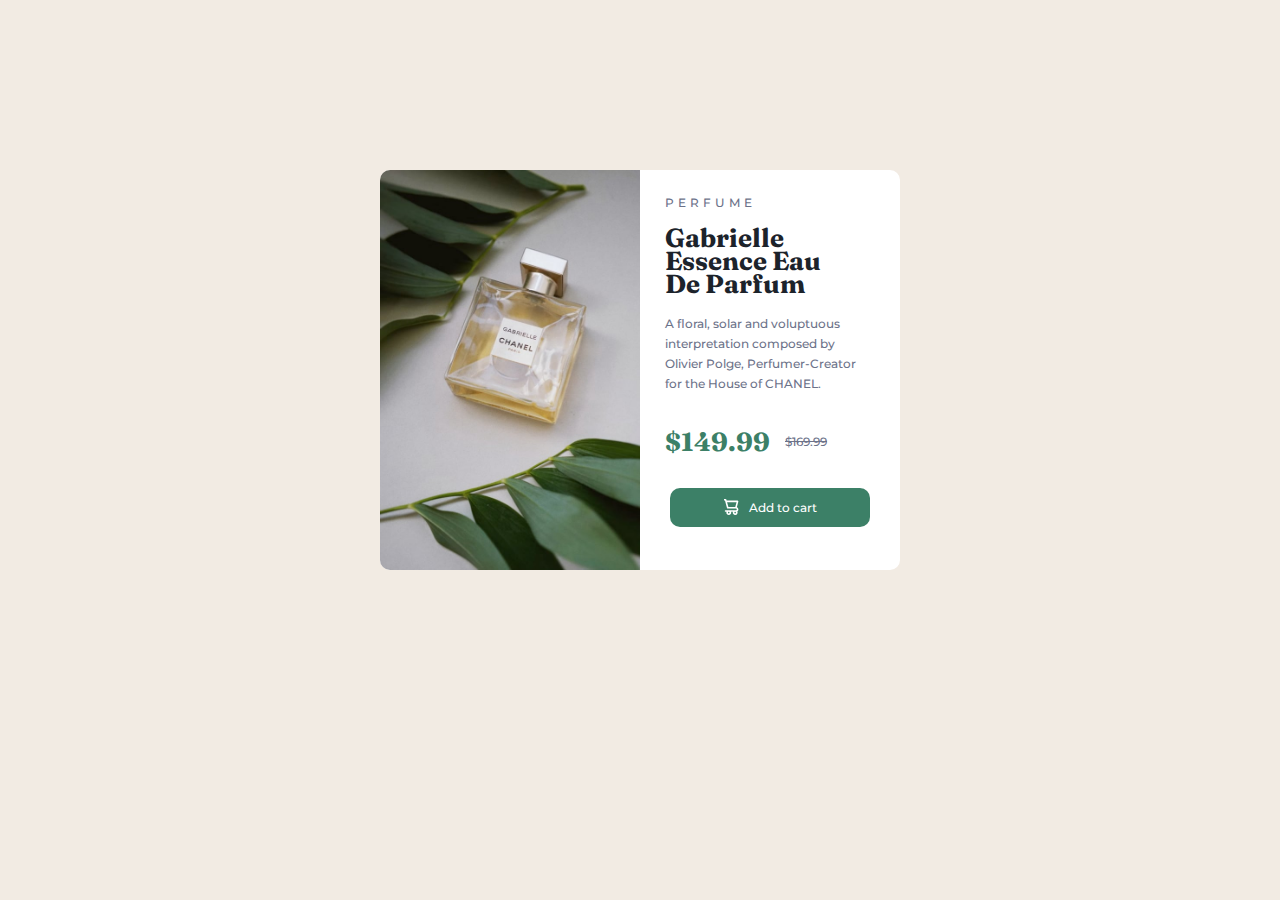
<file: index.html>
<!DOCTYPE html>
<html>
    <head>
        <meta charset="utf-8">
        <link rel="stylesheet" type="text/css" href="solution_responsive_chanelcard_desktop_and_mobile.css">
        <title>Parfum Gabrielle Chanel</title>
    </head>

<body id="bloc-page">
    <section id="container">
        <div class="perfume">
            <img src="images/image-product-desktop.jpg" alt="flacon de parfum" class="imgdesktop">
        </div>

        <div id="rightpart">

            <div class="description">
                <h2>PERFUME</h2>
                <h1>Gabrielle Essence Eau De Parfum</h1>
                <P> A floral, solar and voluptuous interpretation composed by 
                    Olivier Polge, Perfumer-Creator for the House of CHANEL.</P>
            </div>

            <div class="price">
                <p class="realprice">$149.99</p>
                <p class="oldprice">$169.99</p>
            </div>

            <div class="add">
                <a href="#"><img src="images/icon-cart.svg" alt="icone add to cart">
                <h3>Add to cart</h3></a>   
            </div>
        </div>    
    </section>
</body>
</html>
</file>
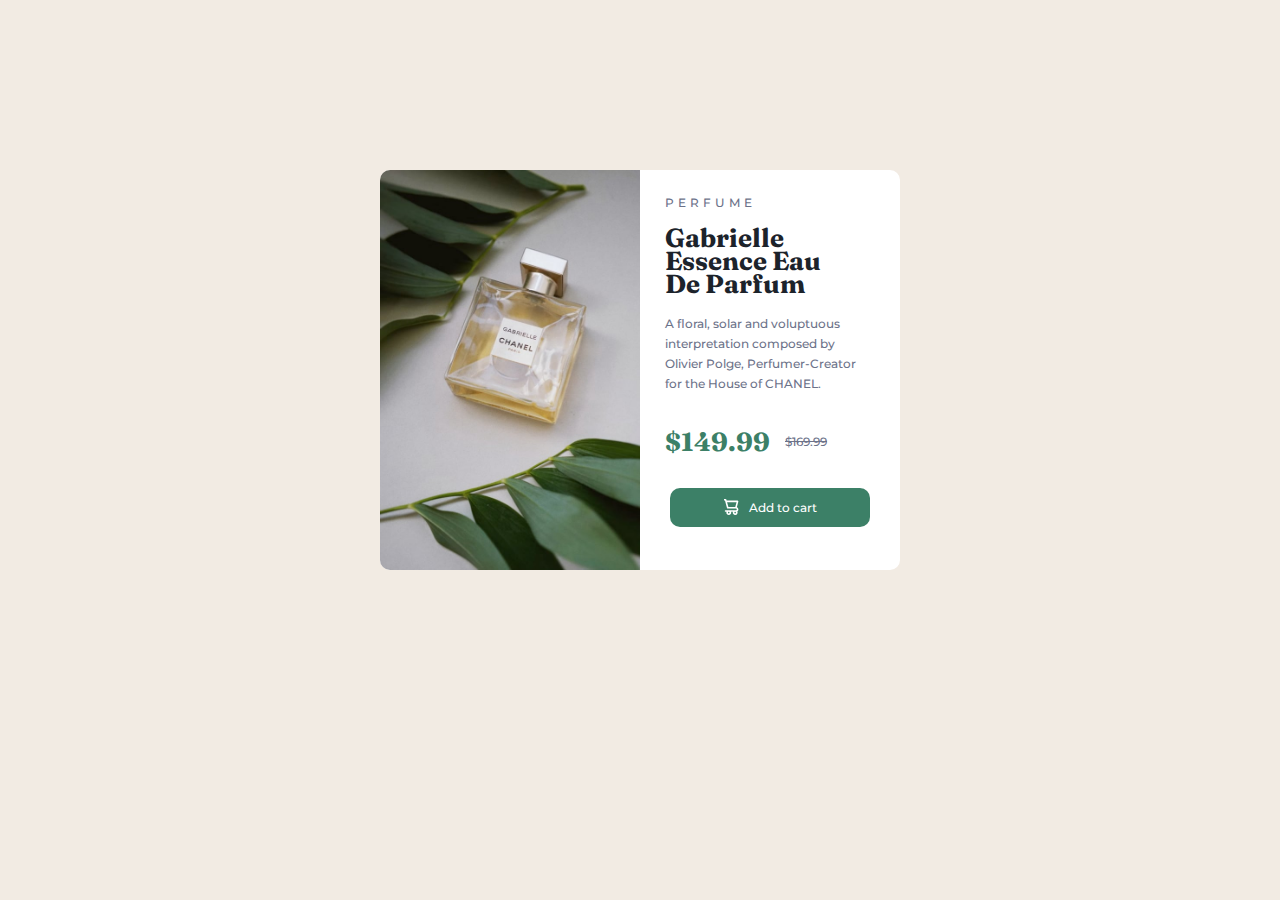
<file: solution_responsive_chanelcard_desktop_and_mobile.html>
<!DOCTYPE html>
<html>
    <head>
        <meta charset="utf-8">
        <link rel="stylesheet" type="text/css" href="solution_responsive_chanelcard_desktop_and_mobile.css">
        <title>Parfum Gabrielle Chanel</title>
    </head>

<body id="bloc-page">
    <section id="container">
        <div class="perfume">
            <img src="images/image-product-desktop.jpg" alt="flacon de parfum" class="imgdesktop">
        </div>

        <div id="rightpart">

            <div class="description">
                <h2>PERFUME</h2>
                <h1>Gabrielle Essence Eau De Parfum</h1>
                <P> A floral, solar and voluptuous interpretation composed by 
                    Olivier Polge, Perfumer-Creator for the House of CHANEL.</P>
            </div>

            <div class="price">
                <p class="realprice">$149.99</p>
                <p class="oldprice">$169.99</p>
            </div>

            <div class="add">
                <a href="#"><img src="images/icon-cart.svg" alt="icone add to cart">
                <h3>Add to cart</h3></a>   
            </div>
        </div>    
    </section>
</body>
</html>
</file>
<file: solution_responsive_chanelcard_desktop_and_mobile.css>
@import url('https://fonts.googleapis.com/css2?family=Fraunces:opsz,wght@9..144,700&family=Montserrat:wght@500;700&display=swap');

body
{
    background-color: hsl(30, 38%, 92%);
    margin: auto;
}

h1
{
    font-family: 'Fraunces', sans-serif;
    font-size: 26px;
    font-weight: 700;
    color: hsl(212, 21%, 14%);
    line-height: 23px;
}

h2
{
    font-family: 'Montserrat', sans-serif;
    font-size: 12px ;
    font-weight: 500;
    color: hsl(228, 12%, 48%);
    letter-spacing: 4px;
}

h3
{
    font-family: 'Montserrat', sans-serif;
    font-size: 12px;
    font-weight: 500;
    color:hsl(0, 0%, 100%) ;
    
}

p
{
    font-family: 'Montserrat', sans-serif;
    font-size: 12px;
    font-weight: 500;
    line-height: 20px;
    color: hsl(228, 12%, 48%);
}

#container
{
    width: 520px;
    height: 400px;
    display: flex;
    justify-content: center;
    margin: 170px auto;
    background-color:hsl(0, 0%, 100%) ;
    border-radius: 10px;
}

.imgdesktop
{
    width: 260px;
    height: 400px;
    border-top-left-radius: 10px;
    border-bottom-left-radius: 10px;
    justify-content: left;
}


.imgmobile
{
    display: none;
}

.description
{
    padding: 15px 43px 0px 25px;
    
}

.price
{
    display: flex;
    margin-left: 25px;
    
}

.realprice
{
    font-family: 'fraunces', sans-serif;
    font-size: 26px;
    font-weight: 700;
    color: hsl(158, 36%, 37%);
    
}

.oldprice
{
    align-items: center;
    margin: auto 15px;
    text-decoration-line: line-through;   
}

.add a
{
    display: flex;
    justify-content: center;
    align-items: center;
    margin: 10px auto;
    width: 200px;
    background-color: hsl(158, 36%, 37%) ;
    border: none ;
    border-radius: 10px;
    text-decoration: none;
}

.add img
{
    margin-right: 10px;
}

a:hover
{
    background-color: hsl(160, 31%, 21%);
    opacity: 1;
}

@media all and (max-width: 600px)
{   
  #container
  {
    width: 320px;
    height: 575px;
    display: flex;
    flex-direction: column;
    margin: 60px auto;
    padding-bottom: 10px;
  }

  .imgdesktop
  {
    display: none;
  }

  .add a
  {
    width: 280px;
  }

  .perfume
  {
    background-image: url('images/image-product-mobile.jpg');
    width: 320px;
    height: 335px;
    background-size: 320px ;
    border-top-left-radius: 10px;
    border-top-right-radius: 10px;
  }

}
</file>
